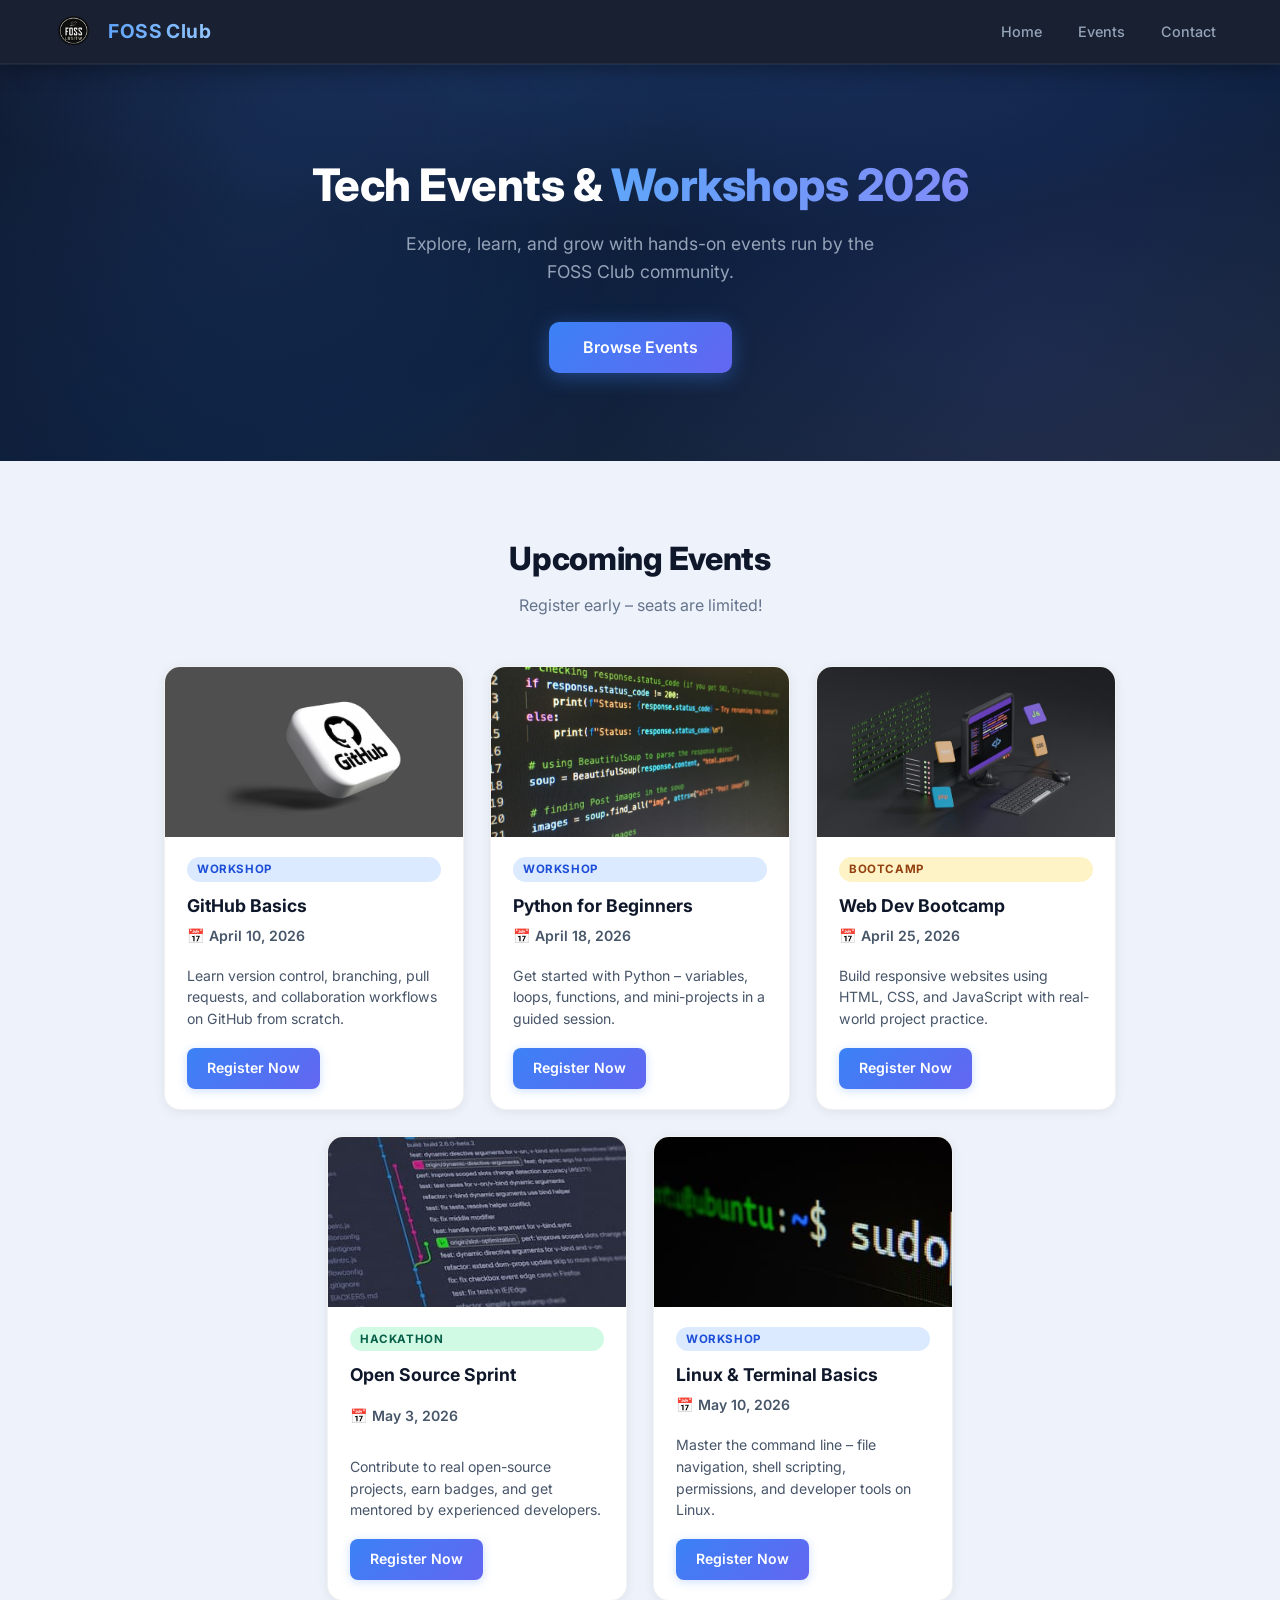
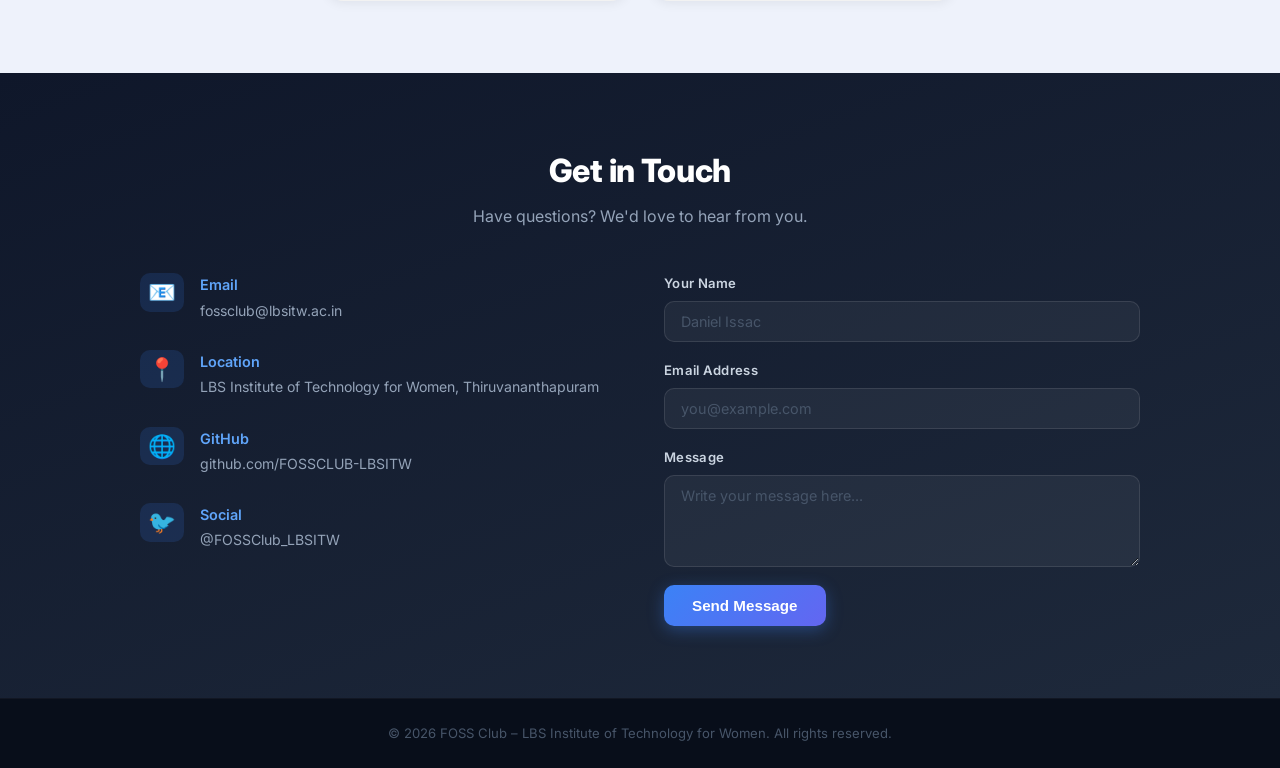
<file: index.html>
<!DOCTYPE html>
<html lang="en">
<head>
  <meta charset="UTF-8" />
  <meta name="viewport" content="width=device-width, initial-scale=1.0" />
  <meta name="description" content="FOSS Club – Upcoming tech events, workshops, and hackathons for students." />
  <title>FOSS Club | Tech Events 2026</title>
  <link rel="stylesheet" href="style.css" />
  <link href="https://fonts.googleapis.com/css2?family=Inter:wght@400;500;600;700&display=swap" rel="stylesheet" />
  <link rel="preload" as="image" href="FOSS.png" />
</head>
<body>
  <header>
    <div class="logo">
      <img src="FOSS.png" alt="FOSS Club logo" class="logo-icon" />
      <span class="logo-text">FOSS Club</span>
    </div>
    <nav>
      <a href="#home">Home</a>
      <a href="#events">Events</a>
      <a href="#contact">Contact</a>
    </nav>
  </header>
  <section class="hero" id="home">
    <div class="hero-content">
      <h1>Tech Events &amp; <span>Workshops 2026</span></h1>
      <p>Explore, learn, and grow with hands-on events run by the FOSS Club community.</p>
      <a href="#events" class="hero-btn">Browse Events</a>
    </div>
  </section>
  <section class="events" id="events">
    <h2>Upcoming Events</h2>
    <p class="section-subtitle">Register early – seats are limited!</p>
    <div class="cards-grid">
      <div class="card reveal">
        <img src="github.jpg" alt="GitHub Basics workshop" class="card-img" loading="lazy" decoding="async" />
        <div class="card-body">
          <span class="card-tag workshop">Workshop</span>
          <h3>GitHub Basics</h3>
          <p class="date">📅 April 10, 2026</p>
          <p>Learn version control, branching, pull requests, and collaboration workflows on GitHub from scratch.</p>
          <a href="register.html" class="register-btn">Register Now</a>
        </div>
      </div>
      <div class="card reveal">
        <img src="python.jpg" alt="Python Programming workshop" class="card-img" loading="lazy" decoding="async" />
        <div class="card-body">
          <span class="card-tag workshop">Workshop</span>
          <h3>Python for Beginners</h3>
          <p class="date">📅 April 18, 2026</p>
          <p>Get started with Python – variables, loops, functions, and mini-projects in a guided session.</p>
          <a href="register.html" class="register-btn">Register Now</a>
        </div>
      </div>
      <div class="card reveal">
        <img src="web.jpg" alt="Web Development bootcamp" class="card-img" loading="lazy" decoding="async" />
        <div class="card-body">
          <span class="card-tag bootcamp">Bootcamp</span>
          <h3>Web Dev Bootcamp</h3>
          <p class="date">📅 April 25, 2026</p>
          <p>Build responsive websites using HTML, CSS, and JavaScript with real-world project practice.</p>
          <a href="register.html" class="register-btn">Register Now</a>
        </div>
      </div>
      <div class="card reveal">
        <img src="hackathon.jpeg" alt="Open Source Hackathon" class="card-img" loading="lazy" decoding="async" />
        <div class="card-body">
          <span class="card-tag hackathon">Hackathon</span>
          <h3>Open Source Sprint</h3>
          <p class="date">📅 May 3, 2026</p>
          <p>Contribute to real open-source projects, earn badges, and get mentored by experienced developers.</p>
          <a href="register.html" class="register-btn">Register Now</a>
        </div>
      </div>
      <div class="card reveal">
        <img src="linux.jpeg" alt="Linux and Terminal Basics" class="card-img" loading="lazy" decoding="async" />
        <div class="card-body">
          <span class="card-tag workshop">Workshop</span>
          <h3>Linux &amp; Terminal Basics</h3>
          <p class="date">📅 May 10, 2026</p>
          <p>Master the command line – file navigation, shell scripting, permissions, and developer tools on Linux.</p>
          <a href="register.html" class="register-btn">Register Now</a>
        </div>
      </div>
    </div>
  </section>
  <section class="contact" id="contact">
    <div class="contact-container reveal">
      <h2>Get in Touch</h2>
      <p class="section-subtitle">Have questions? We'd love to hear from you.</p>
      <div class="contact-grid">
        <div class="contact-info">
          <div class="contact-item">
            <span class="contact-icon">📧</span>
            <div>
              <strong>Email</strong>
              <p>fossclub@lbsitw.ac.in</p>
            </div>
          </div>
          <div class="contact-item">
            <span class="contact-icon">📍</span>
            <div>
              <strong>Location</strong>
              <p>LBS Institute of Technology for Women, Thiruvananthapuram</p>
            </div>
          </div>
          <div class="contact-item">
            <span class="contact-icon">🌐</span>
            <div>
              <strong>GitHub</strong>
              <p><a href="https://github.com/FOSSCLUB-LBSITW" target="_blank">github.com/FOSSCLUB-LBSITW</a></p>
            </div>
          </div>
          <div class="contact-item">
            <span class="contact-icon">🐦</span>
            <div>
              <strong>Social</strong>
              <p>@FOSSClub_LBSITW</p>
            </div>
          </div>
        </div>
        <form class="contact-form" onsubmit="return false;">
          <div class="form-group">
            <label for="name">Your Name</label>
            <input type="text" id="name" placeholder="Daniel Issac" required />
          </div>
          <div class="form-group">
            <label for="email">Email Address</label>
            <input type="email" id="email" placeholder="you@example.com" required />
          </div>
          <div class="form-group">
            <label for="message">Message</label>
            <textarea id="message" rows="4" placeholder="Write your message here..."></textarea>
          </div>
          <button type="submit" class="submit-btn">Send Message</button>
        </form>
      </div>
    </div>
  </section>
  <footer>
    <p>© 2026 FOSS Club – LBS Institute of Technology for Women. All rights reserved.</p>
  </footer>
<script>
  document.querySelectorAll('a[href^="#"]').forEach(link => {
    link.addEventListener('click', e => {
      const target = document.querySelector(link.getAttribute('href'));
      if (!target) return;
      e.preventDefault();
      const headerH = document.querySelector('header').offsetHeight;
      const top = target.getBoundingClientRect().top + window.scrollY - headerH;
      window.scrollTo({ top, behavior: 'smooth' });
    });
  });
  const observerOptions = {
    threshold: 0.15
  };
  const observer = new IntersectionObserver((entries) => {
    entries.forEach(entry => {
      if (entry.isIntersecting) {
        entry.target.classList.add('active');
        observer.unobserve(entry.target);
      }
    });
  }, observerOptions);
  document.querySelectorAll('.reveal').forEach(el => {
    observer.observe(el);
  });
</script>
</body>
</html>
</file>
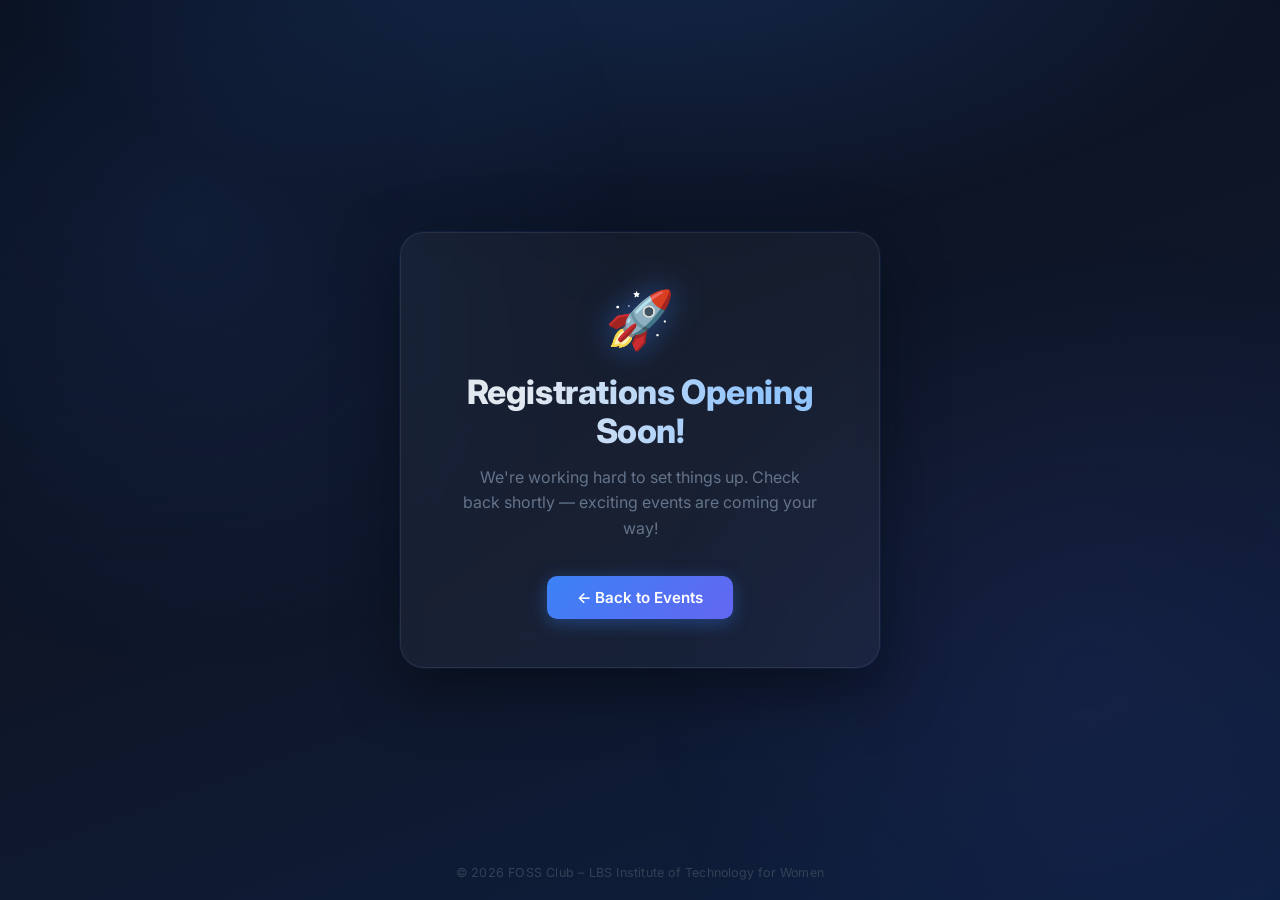
<file: register.html>
<!DOCTYPE html>
<html lang="en">

<head>
  <meta charset="UTF-8" />
  <meta name="viewport" content="width=device-width, initial-scale=1.0" />
  <title>Register | FOSS Club</title>
  <link href="https://fonts.googleapis.com/css2?family=Inter:wght@400;500;600;700&display=swap" rel="stylesheet" />
  <style>
    *,
    *::before,
    *::after {
      box-sizing: border-box;
      margin: 0;
      padding: 0;
    }

    body {
      font-family: 'Inter', Arial, sans-serif;
      background:
        radial-gradient(ellipse 80% 55% at 50% -10%, rgba(59, 130, 246, 0.22) 0%, transparent 65%),
        linear-gradient(160deg, #080e1b 0%, #0f172a 55%, #0d1f40 100%);
      min-height: 100vh;
      display: flex;
      flex-direction: column;
      align-items: center;
      justify-content: center;
      color: white;
      text-align: center;
      padding: 20px;
    }

    body::before {
      content: '';
      position: fixed;
      inset: 0;
      background-image:
        radial-gradient(circle at 15% 25%, rgba(59, 130, 246, 0.1) 0%, transparent 35%),
        radial-gradient(circle at 85% 75%, rgba(99, 102, 241, 0.08) 0%, transparent 35%);
      pointer-events: none;
    }

    .container {
      position: relative;
      z-index: 1;
      background: rgba(255, 255, 255, 0.04);
      border: 1px solid rgba(255, 255, 255, 0.08);
      border-radius: 24px;
      padding: 52px 56px 48px;
      max-width: 480px;
      width: 100%;
      backdrop-filter: blur(12px);
      box-shadow:
        0 0 0 1px rgba(59, 130, 246, 0.08),
        0 20px 60px rgba(0, 0, 0, 0.5),
        0 0 80px rgba(59, 130, 246, 0.06);
      animation: fadeInUp 0.75s cubic-bezier(0.22, 1, 0.36, 1) forwards;
    }

    @keyframes fadeInUp {
      from {
        opacity: 0;
        transform: translateY(28px);
      }

      to {
        opacity: 1;
        transform: translateY(0);
      }
    }

    .badge {
      font-size: 3.5rem;
      margin-bottom: 20px;
      display: inline-block;
      animation: pulse 2.5s ease-in-out infinite;
      filter: drop-shadow(0 0 16px rgba(59, 130, 246, 0.5));
    }

    @keyframes pulse {

      0%,
      100% {
        transform: scale(1);
        filter: drop-shadow(0 0 14px rgba(59, 130, 246, 0.4));
      }

      50% {
        transform: scale(1.08);
        filter: drop-shadow(0 0 26px rgba(99, 102, 241, 0.6));
      }
    }

    h1 {
      font-size: 2.1rem;
      font-weight: 800;
      margin-bottom: 14px;
      letter-spacing: -0.4px;
      line-height: 1.15;
      background: linear-gradient(90deg, #e2e8f0 20%, #93c5fd 80%);
      -webkit-background-clip: text;
      -webkit-text-fill-color: transparent;
      background-clip: text;
    }

    p {
      font-size: 1rem;
      color: #64748b;
      max-width: 360px;
      margin: 0 auto 34px;
      line-height: 1.6;
    }

    .back-btn {
      display: inline-block;
      background: linear-gradient(135deg, #3b82f6, #6366f1);
      color: white;
      padding: 12px 30px;
      border-radius: 10px;
      text-decoration: none;
      font-weight: 600;
      font-size: 0.95rem;
      transition: transform 0.2s, box-shadow 0.2s;
      box-shadow: 0 4px 18px rgba(59, 130, 246, 0.38);
    }

    .back-btn:hover {
      transform: translateY(-3px);
      box-shadow: 0 8px 28px rgba(59, 130, 246, 0.55);
    }

    footer {
      position: absolute;
      bottom: 20px;
      font-size: 0.78rem;
      color: #334155;
      letter-spacing: 0.2px;
    }

    @media (max-width: 520px) {
      .container {
        padding: 40px 28px 36px;
      }

      h1 {
        font-size: 1.7rem;
      }
    }
  </style>
</head>

<body>
  <div class="container">
    <div class="badge">🚀</div>
    <h1>Registrations Opening Soon!</h1>
    <p>We're working hard to set things up. Check back shortly — exciting events are coming your way!</p>
    <a href="index.html" class="back-btn">← Back to Events</a>
  </div>
  <footer>© 2026 FOSS Club – LBS Institute of Technology for Women</footer>
</body>

</html>
</file>
<file: style.css>
html {
  scroll-behavior: smooth;
}

*,
*::before,
*::after {
  box-sizing: border-box;
  margin: 0;
  padding: 0;
}

body {
  font-family: 'Inter', Arial, sans-serif;
  background-color: #eef2fb;
  color: #1e293b;
  line-height: 1.6;
}

header {
  background: rgba(15, 23, 42, 0.96);
  backdrop-filter: blur(10px);
  color: white;
  padding: 14px 48px;
  display: flex;
  justify-content: space-between;
  align-items: center;
  position: sticky;
  top: 0;
  z-index: 100;
  box-shadow: 0 1px 0 rgba(255, 255, 255, 0.06), 0 4px 20px rgba(0, 0, 0, 0.35);
  border-bottom: 1px solid rgba(255, 255, 255, 0.05);
}

.logo {
  display: flex;
  align-items: center;
  gap: 10px;
}

.logo-icon {
  height: 34px;
  width: auto;
  display: block;
  border-radius: 6px;
}

.logo-text {
  font-size: 1.2rem;
  font-weight: 700;
  letter-spacing: 0.4px;
  background: linear-gradient(90deg, #60a5fa, #93c5fd);
  -webkit-background-clip: text;
  -webkit-text-fill-color: transparent;
  background-clip: text;
}

nav {
  display: flex;
  gap: 4px;
}

nav a {
  color: #94a3b8;
  text-decoration: none;
  padding: 6px 16px;
  border-radius: 8px;
  font-size: 0.9rem;
  font-weight: 500;
  transition: background 0.2s, color 0.2s;
}

nav a:hover {
  background-color: #1e293b;
  color: #e2e8f0;
}

.hero {
  background:
    radial-gradient(ellipse 80% 60% at 50% 0%, rgba(59, 130, 246, 0.18) 0%, transparent 70%),
    linear-gradient(160deg, #0f172a 0%, #0d1f3c 55%, #1e293b 100%);
  color: white;
  text-align: center;
  padding: 96px 20px 88px;
  position: relative;
  overflow: hidden;
}

.hero::before {
  content: '';
  position: absolute;
  inset: 0;
  background-image:
    radial-gradient(circle at 20% 30%, rgba(59, 130, 246, 0.12) 0%, transparent 40%),
    radial-gradient(circle at 80% 70%, rgba(99, 102, 241, 0.1) 0%, transparent 40%);
  pointer-events: none;
}

.hero-content {
  position: relative;
  z-index: 1;
}

.hero-content h1 {
  font-size: 2.8rem;
  font-weight: 800;
  margin-bottom: 18px;
  line-height: 1.15;
  letter-spacing: -0.5px;
}

.hero-content h1 span {
  background: linear-gradient(90deg, #60a5fa, #818cf8);
  -webkit-background-clip: text;
  -webkit-text-fill-color: transparent;
  background-clip: text;
}

.hero-content p {
  font-size: 1.1rem;
  color: #94a3b8;
  max-width: 500px;
  margin: 0 auto 36px;
}

.hero-btn {
  display: inline-block;
  background: linear-gradient(135deg, #3b82f6, #6366f1);
  color: white;
  padding: 13px 34px;
  border-radius: 10px;
  text-decoration: none;
  font-weight: 600;
  font-size: 1rem;
  transition: transform 0.2s, box-shadow 0.2s;
  box-shadow: 0 4px 20px rgba(59, 130, 246, 0.4);
}

.hero-btn:hover {
  transform: translateY(-3px);
  box-shadow: 0 8px 28px rgba(59, 130, 246, 0.5);
}

section {
  padding: 72px 40px;
  scroll-margin-top: 68px;
}

h2 {
  text-align: center;
  font-size: 2rem;
  font-weight: 800;
  color: #0f172a;
  margin-bottom: 8px;
  letter-spacing: -0.3px;
}

.section-subtitle {
  text-align: center;
  color: #64748b;
  margin-bottom: 48px;
  font-size: 1rem;
}

@keyframes slideUp {
  from {
    opacity: 0;
    transform: translateY(28px);
  }

  to {
    opacity: 1;
    transform: translateY(0);
  }
}

.hero-content {
  animation: slideUp 0.75s ease-out forwards;
}

.reveal {
  opacity: 0;
  transform: translateY(28px);
  transition: opacity 0.7s ease-out, transform 0.7s ease-out;
}

.reveal.active {
  opacity: 1;
  transform: translateY(0);
}

.events {
  background-color: #eef2fb;
}

.cards-grid {
  display: flex;
  flex-wrap: wrap;
  gap: 26px;
  justify-content: center;
  max-width: 1200px;
  margin: 0 auto;
}

.card {
  background: #ffffff;
  border-radius: 16px;
  box-shadow: 0 2px 12px rgba(0, 0, 0, 0.07);
  width: 300px;
  overflow: hidden;
  display: flex;
  flex-direction: column;
  transition: transform 0.3s cubic-bezier(0.34, 1.56, 0.64, 1), box-shadow 0.3s ease;
  border: 1px solid rgba(0, 0, 0, 0.05);
  position: relative;
}

.card::before {
  content: '';
  position: absolute;
  top: 0;
  left: 0;
  right: 0;
  height: 3px;
  background: linear-gradient(90deg, #3b82f6, #818cf8);
  opacity: 0;
  transition: opacity 0.3s;
}

.card:hover {
  transform: translateY(-6px);
  box-shadow: 0 12px 36px rgba(59, 130, 246, 0.15);
}

.card:hover::before {
  opacity: 1;
}

.card-img {
  width: 100%;
  height: 170px;
  object-fit: cover;
  display: block;
}

.card-body {
  padding: 20px 22px;
  display: flex;
  flex-direction: column;
  flex: 1;
}

.card-tag {
  display: inline-block;
  font-size: 0.72rem;
  font-weight: 700;
  padding: 3px 10px;
  border-radius: 999px;
  margin-bottom: 10px;
  text-transform: uppercase;
  letter-spacing: 0.6px;
}

.card-tag.workshop {
  background-color: #dbeafe;
  color: #1d4ed8;
}

.card-tag.bootcamp {
  background-color: #fef3c7;
  color: #92400e;
}

.card-tag.hackathon {
  background-color: #d1fae5;
  color: #065f46;
}

.card-body h3 {
  font-size: 1.1rem;
  font-weight: 700;
  margin-bottom: 5px;
  color: #0f172a;
}

.date {
  font-size: 0.82rem;
  color: #3b82f6;
  font-weight: 600;
  margin-bottom: 10px;
  display: flex;
  align-items: center;
  gap: 4px;
}

.card-body>p {
  font-size: 0.88rem;
  color: #475569;
  flex: 1;
  margin-bottom: 18px;
  line-height: 1.55;
}

.register-btn {
  display: inline-block;
  background: linear-gradient(135deg, #3b82f6, #6366f1);
  color: white;
  padding: 9px 20px;
  border-radius: 8px;
  text-decoration: none;
  font-size: 0.88rem;
  font-weight: 600;
  text-align: center;
  align-self: flex-start;
  border: none;
  cursor: pointer;
  transition: transform 0.2s, box-shadow 0.2s;
  box-shadow: 0 2px 10px rgba(59, 130, 246, 0.25);
}

.register-btn:hover {
  transform: translateY(-2px);
  box-shadow: 0 6px 18px rgba(59, 130, 246, 0.4);
}

.contact {
  background: linear-gradient(160deg, #0f172a, #1e293b);
  color: white;
}

.contact h2 {
  color: white;
}

.contact .section-subtitle {
  color: #94a3b8;
  margin-bottom: 44px;
}

.contact-container {
  max-width: 1000px;
  margin: 0 auto;
}

.contact-grid {
  display: flex;
  flex-wrap: wrap;
  gap: 48px;
  justify-content: center;
  align-items: flex-start;
}

.contact-info {
  display: flex;
  flex-direction: column;
  gap: 28px;
  min-width: 260px;
  flex: 1;
}

.contact-item {
  display: flex;
  align-items: flex-start;
  gap: 16px;
}

.contact-icon {
  font-size: 1.4rem;
  flex-shrink: 0;
  background: rgba(59, 130, 246, 0.15);
  border-radius: 10px;
  padding: 8px;
  line-height: 1;
}

.contact-item strong {
  display: block;
  font-size: 0.9rem;
  color: #60a5fa;
  margin-bottom: 3px;
  font-weight: 600;
}

.contact-item p,
.contact-item a {
  font-size: 0.88rem;
  color: #94a3b8;
  text-decoration: none;
}

.contact-item a:hover {
  color: #93c5fd;
  text-decoration: underline;
}

.contact-form {
  flex: 1;
  min-width: 280px;
  display: flex;
  flex-direction: column;
  gap: 18px;
}

.form-group {
  display: flex;
  flex-direction: column;
  gap: 7px;
}

.form-group label {
  font-size: 0.82rem;
  font-weight: 600;
  color: #cbd5e1;
  letter-spacing: 0.3px;
}

.form-group input,
.form-group textarea {
  background-color: rgba(255, 255, 255, 0.05);
  border: 1px solid rgba(255, 255, 255, 0.1);
  border-radius: 10px;
  padding: 11px 16px;
  color: white;
  font-size: 0.9rem;
  font-family: inherit;
  transition: border-color 0.2s, background 0.2s;
  resize: vertical;
}

.form-group input::placeholder,
.form-group textarea::placeholder {
  color: #475569;
}

.form-group input:focus,
.form-group textarea:focus {
  outline: none;
  border-color: #3b82f6;
  background-color: rgba(59, 130, 246, 0.07);
}

.submit-btn {
  background: linear-gradient(135deg, #3b82f6, #6366f1);
  color: white;
  border: none;
  padding: 12px 28px;
  border-radius: 10px;
  font-size: 0.95rem;
  font-weight: 600;
  cursor: pointer;
  transition: transform 0.2s, box-shadow 0.2s;
  align-self: flex-start;
  box-shadow: 0 4px 16px rgba(59, 130, 246, 0.35);
}

.submit-btn:hover {
  transform: translateY(-2px);
  box-shadow: 0 8px 24px rgba(59, 130, 246, 0.5);
}

footer {
  background-color: #080e1a;
  color: #475569;
  text-align: center;
  padding: 24px;
  font-size: 0.82rem;
  border-top: 1px solid rgba(255, 255, 255, 0.04);
}

@media (max-width: 768px) {
  header {
    padding: 14px 20px;
    flex-direction: column;
    gap: 10px;
  }

  .hero-content h1 {
    font-size: 2rem;
  }

  section {
    padding: 56px 20px;
  }

  .cards-grid {
    gap: 18px;
  }

  .card {
    width: 100%;
    max-width: 360px;
  }

  .contact-grid {
    flex-direction: column;
  }
}
</file>
